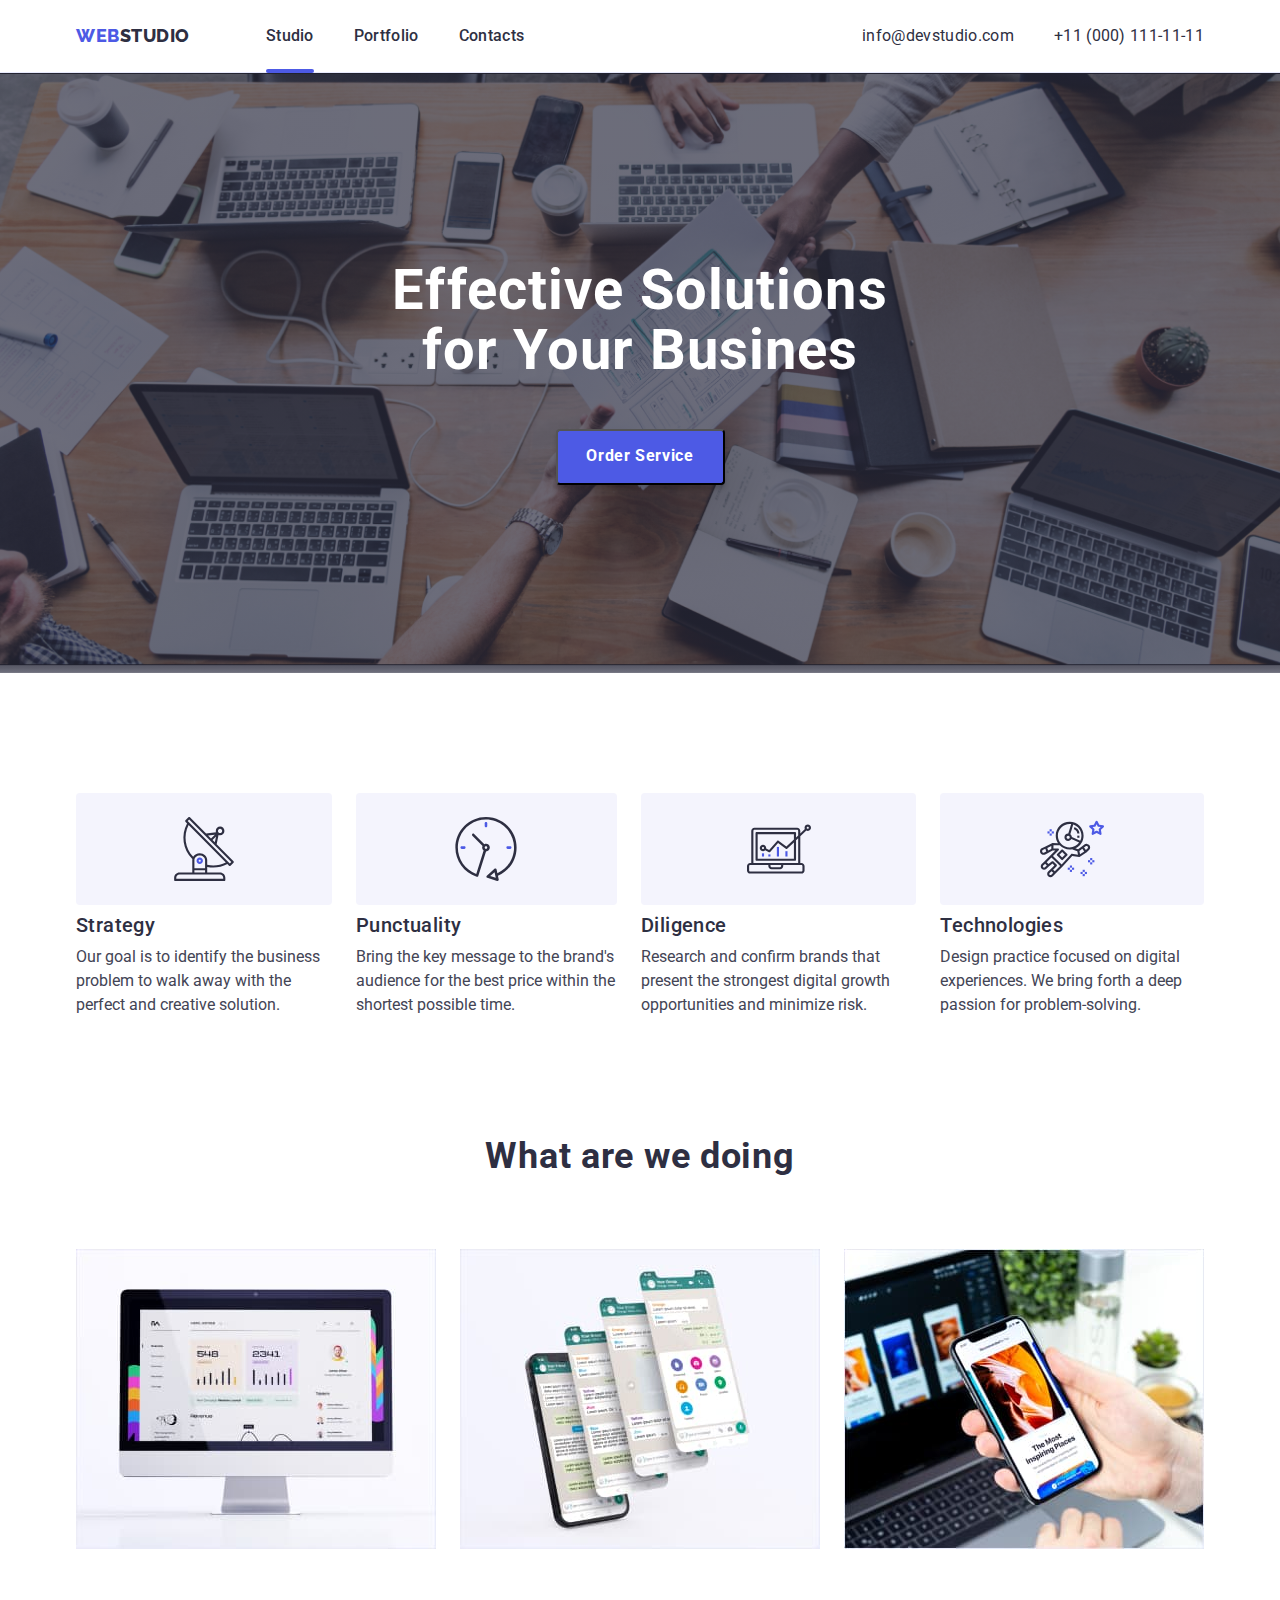
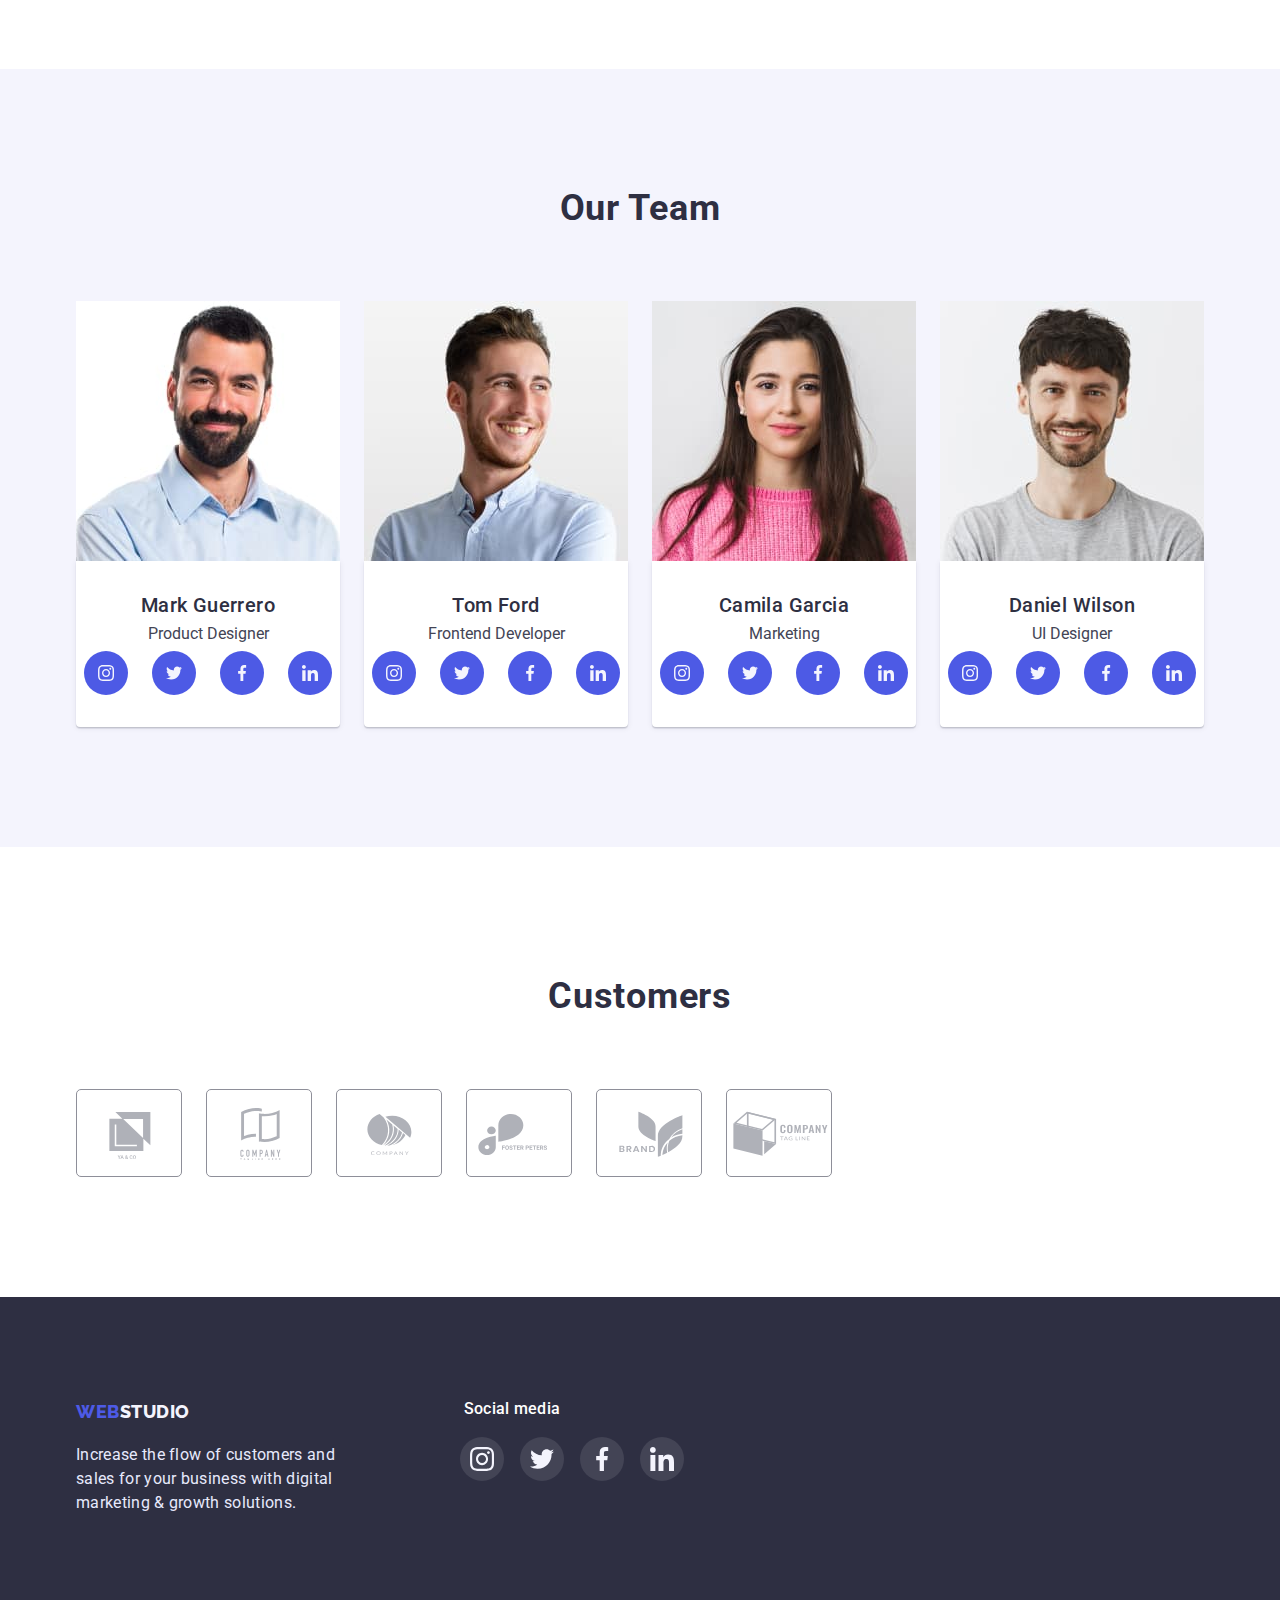
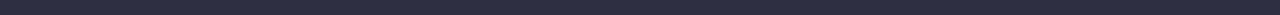
<file: index.html>
<!DOCTYPE html>
<html lang="en">
<head>
    <meta charset="UTF-8">
    <meta http-equiv="X-UA-Compatible" content="IE=edge">
    <meta name="viewport" content="width=device-width, initial-scale=1.0">
    <title>Document</title>
    <link rel="preconnect" href="https://fonts.googleapis.com">
    <link rel="preconnect" href="https://fonts.gstatic.com" crossorigin>
    <link href="https://fonts.googleapis.com/css2?family=Raleway:wght@800&family=Roboto:wght@400;500;700&display=swap" rel="stylesheet">
    <link rel="stylesheet" href="https://cdnjs.cloudflare.com/ajax/libs/modern-normalize/1.1.0/modern-normalize.min.css">
    <link rel="stylesheet" href="./css/style.css">
</head>
<body>
    <!--profile header-->
    <header class="header">
        <div class="container">
            <div class="heder-container">
                <nav class="header-navigation">
                    <a class="header-logo link" href="/index.html">web<span class="studio-header">studio</span></a> 
                    <ul class="header-navigation-list list">
                        <li class="header-item"><a href="./index.html" class="header-link link current" >Studio</a></li>
                        <li class="header-item"><a href="./portfolio.html" class="header-link link" >Portfolio</a></li>
                        <li class="header-item"><a href="/" class="header-link link">Contacts</a></li>
                    </ul>
                </nav>
                <!--header contacts -->
                <ul class="contacts-list list">  
                    <li> <a class="couple link "  href="info@devstudio.com">info@devstudio.com</a> </li> 
                    <li> <a class="couple link " href="+11-(000)-111-11-11">+11 (000) 111-11-11</a> </li>
                </ul>
            </div>
        </div>
    </header>

    <!--hero-->
        <section  class="hero" > 
            <div class="container">
                <h1 class="hero-title">
                 Effective Solutions <br> for Your Busines
                </h1> 
                <div class="button">
                    <button type="button" class="hero-button" data-modal-open>Order Service</button>
                </div>
            </div> 
        </section>

    <!--About the company-->

    <section class="section-about" >
       <div class="container">
        <ul class="section-list list">
            <li class="section-li">
                <h3 class="section-title">Strategy</h3>
                <p class="section-text">
                    Our goal is to identify the business
                    problem to walk away with the perfect and creative solution. 
                </p>
            </li>
            <li class="section-li" >
                <h3 class="section-title">Punctuality</h3>
                <p class="section-text">
                    Bring the key message to the brand's audience for the best price within the shortest possible time.
                </p>
            </li>
            <li class="section-li" >
                <h3 class="section-title">Diligence</h3>
                <p class="section-text">
                    Research and confirm brands that present the strongest digital growth opportunities and minimize risk. 
                </p>
            </li>
            <li class="section-li" >
                <h3 class="section-title">Technologies</h3>
                <p class="section-text">
                    Design practice focused on digital experiences. We bring forth a deep passion for problem-solving.
                </p>
            </li>
        </ul>
       </div>
    </section>


    <!--Work examples-->
    
    <section class="examples">
        <div class="container">
            <h2 class="examples-title" >What are we doing</h2>
            <ul class="examples-list list"> 
                <li class="photo-list" ><img src="./img/monitor.jpg" alt="monitor" width="360"></li>
                <li class="photo-list" ><img src="./img/phone-monitor.jpg" alt="phone-monitor" width="360"></li>
                <li class="photo-list" ><img src="./img/Laptop.jpg" alt="Laptop" width="360"></li>
            </ul>
        </div>
    </section>


    <!--Our Team-->
    
        <section class="team" >
            <div class="container">
                <h2 class="team-title" >Our Team</h2>
                <ul class="team-list list">
                <li class="team-item" >
                    <img class="team-images" src="./img/Mark.jpg" alt="Mark" width="264">
                    <div class="team-card">
                        <h3 class="team-people">Mark Guerrero</h3>
                        <p class="team-proffecion">Product Designer</p> 
                        <ul class="team-social-list list">
                            <li class="team-social-items">
                                <a href="" class="team-social-link link">
                                    <svg class="team-social-icon" width="16" height="16">
                                        <use href="./img/symbol-defs.svg#icon-instagram" ></use>
                                    </svg>
                                </a>
                            </li>
                            <li class="team-social-items">
                                <a href="" class="team-social-link link">
                                    <svg class="team-social-icon" width="16" height="16">
                                        <use href="./img/symbol-defs.svg#icon-twitter" ></use>
                                    </svg>
                                </a>
                            </li>
                            <li class="team-social-items">
                                <a href="" class="team-social-link link">
                                    <svg class="team-social-icon" width="16" height="16">
                                        <use href="./img/symbol-defs.svg#icon-facebook" ></use>
                                    </svg>
                                </a>
                            </li>
                            <li class="team-social-items">
                                <a href="" class="team-social-link link">
                                    <svg class="team-social-icon" width="16" height="16">
                                        <use href="./img/symbol-defs.svg#icon-linkedin" ></use>
                                    </svg>
                                </a>
                            </li>
                        </ul>
                    </div>
                </li>
                <li class="team-item" >
                    <img class="team-images list" src="./img/Tom.jpg" alt="Tom" width="264">
                    <div class="team-card">
                        <h3 class="team-people list">Tom Ford</h3>
                        <p class="team-proffecion">Frontend Developer</p>
                        <ul class="team-social-list list">
                            <li class="team-social-items">
                                <a href="" class="team-social-link link">
                                    <svg class="team-social-icon" width="16" height="16">
                                        <use href="./img/symbol-defs.svg#icon-instagram" ></use>
                                    </svg>
                                </a>
                            </li>
                            <li class="team-social-items">
                                <a href="" class="team-social-link link">
                                    <svg class="team-social-icon" width="16" height="16">
                                        <use href="./img/symbol-defs.svg#icon-twitter" ></use>
                                    </svg>
                                </a>
                            </li>

                            <li class="team-social-items">
                                <a href="" class="team-social-link link">
                                    <svg class="team-social-icon" width="16" height="16">
                                        <use href="./img/symbol-defs.svg#icon-facebook" ></use>
                                    </svg>
                                </a>
                            </li>
                            <li class="team-social-items">
                                <a href="" class="team-social-link link">
                                    <svg class="team-social-icon" width="16" height="16">
                                        <use href="./img/symbol-defs.svg#icon-linkedin" ></use>
                                    </svg>
                                </a>
                            </li>
                        </ul>  
                    </div>
                </li>
                <li class="team-item" >
                    <img  class="team-images list" src="./img/Gamila.jpg" alt="Gamila" width="264">
                    <div class="team-card">
                        <h3 class="team-people">Camila Garcia</h3>
                        <p class="team-proffecion">Marketing</p>
                        <ul class="team-social-list list">
                            <li class="team-social-items">
                                <a href="" class="team-social-link link">
                                    <svg class="team-social-icon" width="16" height="16">
                                        <use href="./img/symbol-defs.svg#icon-instagram" ></use>
                                    </svg>
                                </a>
                            </li>
                            <li class="team-social-items">
                                <a href="" class="team-social-link link">
                                    <svg class="team-social-icon" width="16" height="16">
                                        <use href="./img/symbol-defs.svg#icon-twitter" ></use>
                                    </svg>
                                </a>
                            </li>

                            <li class="team-social-items">
                                <a href="" class="team-social-link link">
                                    <svg class="team-social-icon" width="16" height="16">
                                        <use href="./img/symbol-defs.svg#icon-facebook" ></use>
                                    </svg>
                                </a>
                            </li>
                            <li class="team-social-items">
                                <a href="" class="team-social-link link">
                                    <svg class="team-social-icon" width="16" height="16">
                                        <use href="./img/symbol-defs.svg#icon-linkedin" ></use>
                                    </svg>
                                </a>
                            </li>
                        </ul>
                    </div> 
                </li>
                <li class="team-item" >
                    <img class="team-images list" src="./img/Daniel.jpg" alt="Daniel" width="264">
                    <div class="team-card">
                        <h3 class="team-people">Daniel Wilson</h3>
                        <p class="team-proffecion">UI Designer</p>
                        <ul class="team-social-list list">
                            <li class="team-social-items">
                                <a href="" class="team-social-link link">
                                    <svg class="team-social-icon" width="16" height="16">
                                        <use href="./img/symbol-defs.svg#icon-instagram" ></use>
                                    </svg>
                                </a>
                            </li>
                            <li class="team-social-items">
                                <a href="" class="team-social-link link">
                                    <svg class="team-social-icon" width="16" height="16">
                                        <use href="./img/symbol-defs.svg#icon-twitter" ></use>
                                    </svg>
                                </a>
                            </li>
                            <li class="team-social-items">
                                <a href="" class="team-social-link link">
                                    <svg class="team-social-icon" width="16" height="16">
                                        <use href="./img/symbol-defs.svg#icon-facebook" ></use>
                                    </svg>
                                </a>
                            </li>
                            <li class="team-social-items">
                                <a href="" class="team-social-link link">
                                    <svg class="team-social-icon" width="16" height="16">
                                        <use href="./img/symbol-defs.svg#icon-linkedin" ></use>
                                    </svg>
                                </a>
                            </li>
                        </ul>
                    </div>
                </li>
                </ul>
            </div>
        </section>
        <!--customers-->
        <section class="customers">
            <div class="container">
                <h2 class="customers-tittle"> Customers </h2>
                    <ul class="customers-list list">
                        <li class="customers-item">
                            <a href="" class="customers-link link">
                                <svg class="customers-icon" width="104" height="56">
                                    <use href="./img/symbol-defs.svg#icon-ya-co"></use>
                                </svg>
                            </a>
                        </li>
                        <li class="customers-item">
                                <a href="" class="customers-link link">
                                    <svg class="customers-icon" width="104" height="56" >
                                        <use href="./img/symbol-defs.svg#icon-logo"></use>
                                    </svg>
                                </a>
                        </li>
                        <li class="customers-item">
                                <a href="" class="customers-link link">
                                    <svg class="customers-icon" width="104" height="56" >
                                        <use href="./img/symbol-defs.svg#icon-logo-company"></use>
                                    </svg>
                                </a>
                        </li>
                        <li class="customers-item">
                            <a href="" class="customers-link link">
                                <svg class="customers-icon" width="104" height="56" >
                                    <use href="./img/symbol-defs.svg#icon-foster"></use>
                                </svg>
                            </a>
                        </li>
                        <li class="customers-item">
                            <a href="" class="customers-link link">
                                <svg class="customers-icon" width="104" height="56" >
                                    <use href="./img/symbol-defs.svg#icon-brand"></use>
                                 </svg>
                            </a>
                        </li>
                        <li class="customers-item">

                            <a href="" class="customers-link link">
                                <svg class="customers-icon" width="104" height="56" >
                                    <use href="./img/symbol-defs.svg#icon-tug-line"></use>
                                </svg>
                            </a>
                        </li>
                    </ul>
            </div>
        </section>
    <!--profile footer-->
    <footer class="footer">
        <div class="container">
            <div class="footer-container">
                <div>
                    <a class="footer-logo link" href="/index.html">web<span class="studio" >studio</span></a>
                    <p class="footer-text">Increase the flow of customers and sales for your business with digital marketing & growth solutions.</p>
                </div>
                
                
                <div>
                    <p class="footer-social-text"> Social media</p>
                 <ul class="footer-social-list list">
                    <li class="footer-social-item">
                        <a href="" class="footer-social-link link">
                            <svg class="footer-icon" width="24" height="24" >
                                <use href="./img/symbol-defs.svg#icon-instagram"></use>
                            </svg>
                        </a>
                    </li>
                    <li class="footer-social-item">
                        <a href="" class="footer-social-link link">
                            <svg class="footer-icon" width="24" height="24" >
                                <use href="./img/symbol-defs.svg#icon-twitter"></use>
                            </svg>
                        </a>
                    </li>
                    <li class="footer-social-item">
                        <a href="" class="footer-social-link link">
                            <svg class="footer-icon" width="24" height="24" >
                                <use href="./img/symbol-defs.svg#icon-facebook"></use>
                            </svg>
                        </a>
                    </li>
                    <li class="footer-social-item">
                        <a href="" class="footer-social-link link">
                            <svg class="footer-icon" width="24" height="24" >
                                <use href="./img/symbol-defs.svg#icon-linkedin"></use>
                            </svg>
                        </a>
                    </li>
                  </ul>
                </div>    
           </div>
           
        </div>   
    </footer>
    <div class="backdrop is-hidden" data-modal>
        <div class="modal">
            <button type="button" class="modal-close-btn" data-modal-close >
                <svg class="modal-close-btn-icon" width="8" height="8">
                    <use href="./img/symbol-defs.svg#icon-close"></use>
                </svg>
            </button>
        </div>
    </div>
    <script src="./js/modal.js"></script>
</body>
</html>
</file>
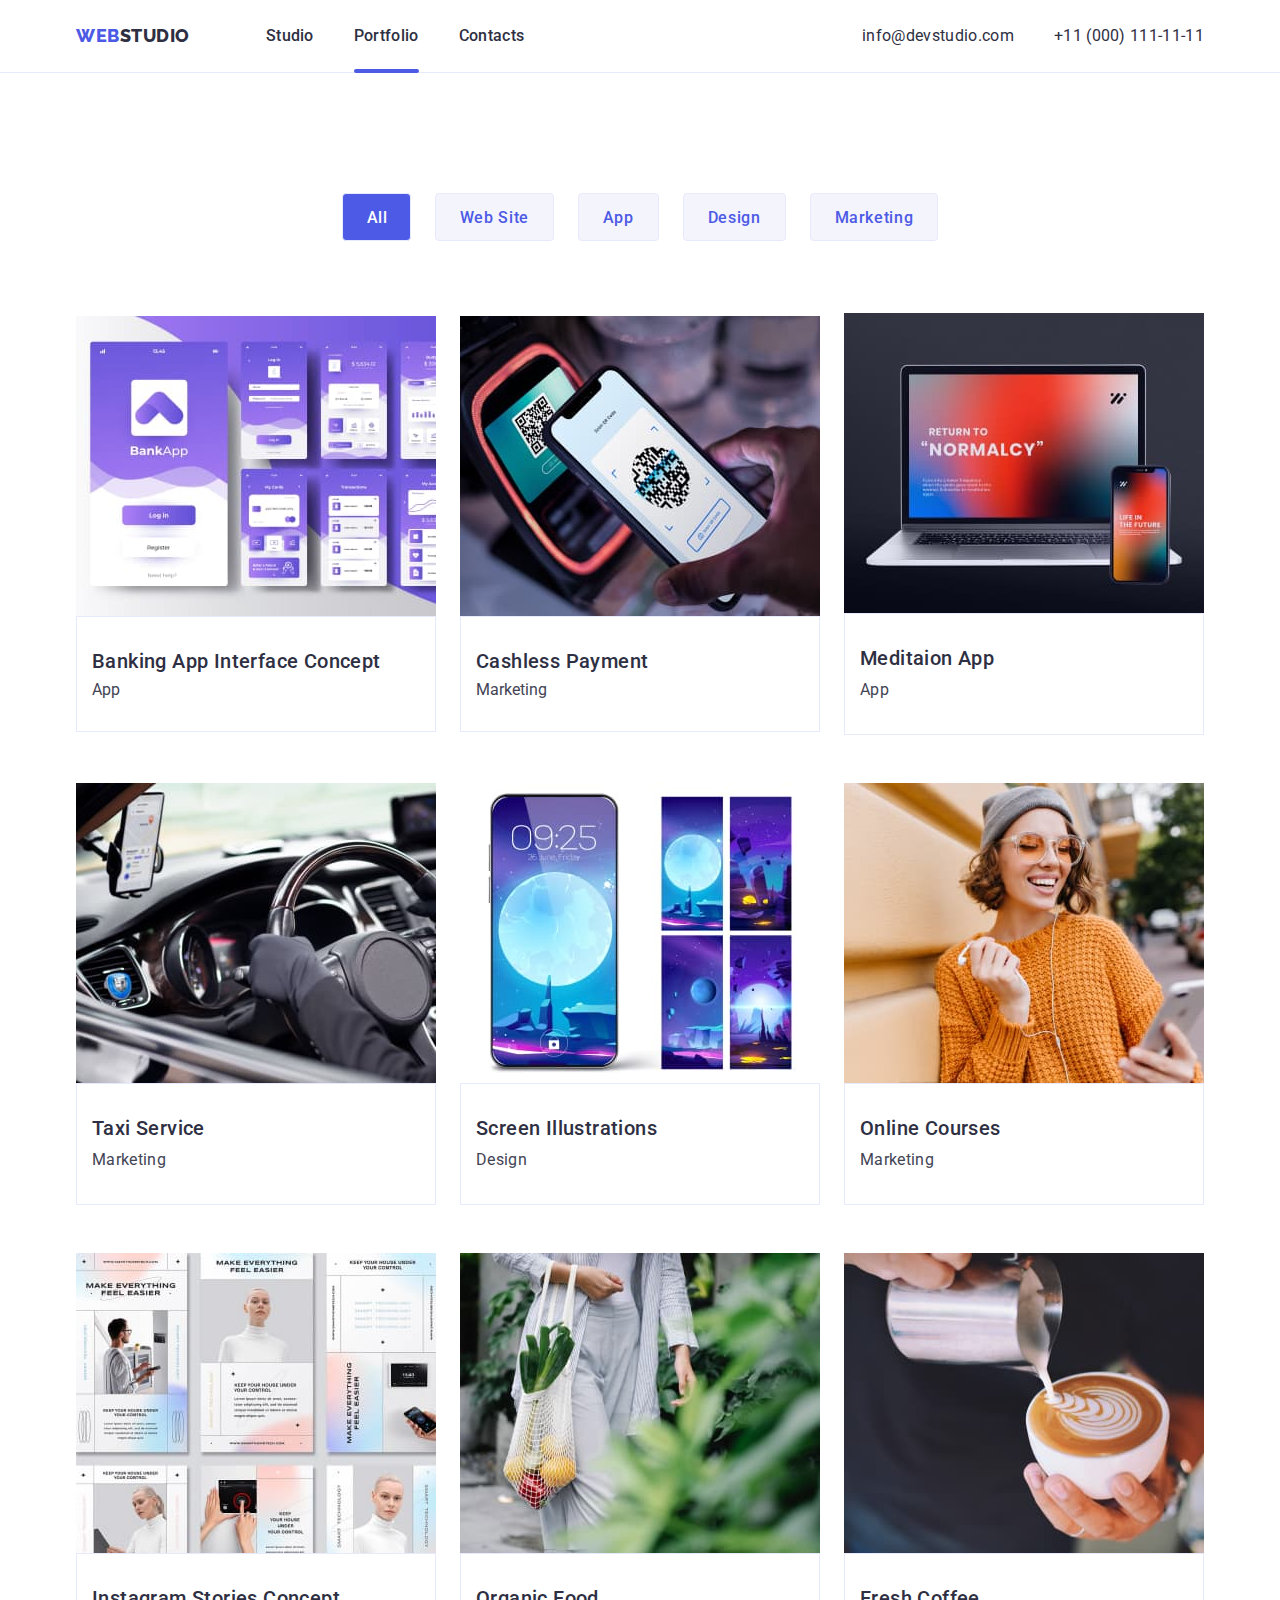
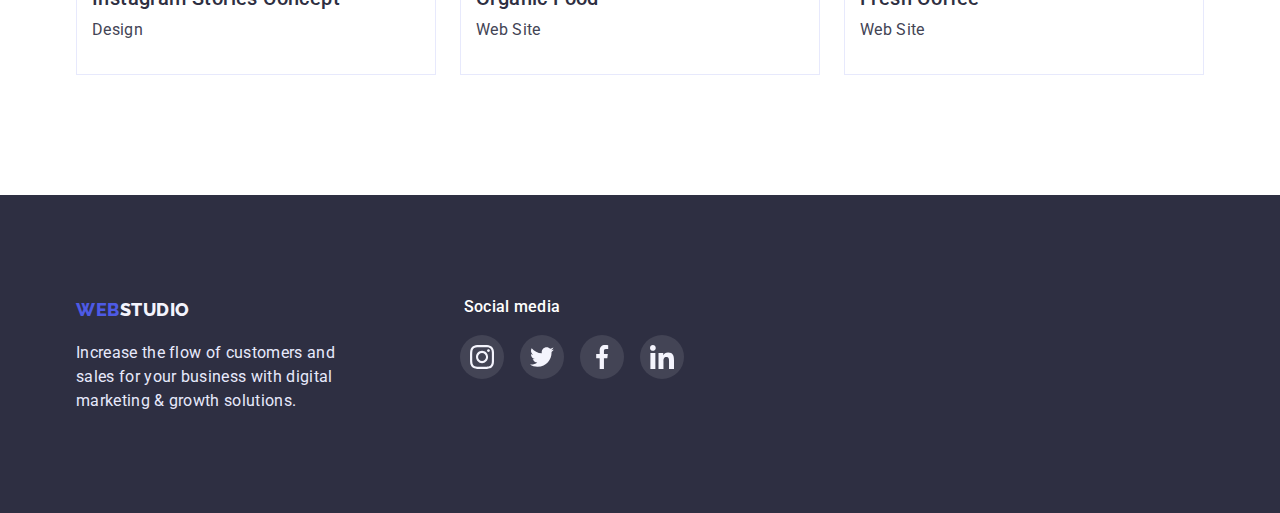
<file: portfolio.html>
<!DOCTYPE html>
<html lang="en">
<head>
    <meta charset="UTF-8">
    <meta http-equiv="X-UA-Compatible" content="IE=edge">
    <meta name="viewport" content="width=device-width, initial-scale=1.0">
    <title>Document</title>
    <link rel="preconnect" href="https://fonts.googleapis.com">
    <link rel="preconnect" href="https://fonts.gstatic.com" crossorigin>
    <link href="https://fonts.googleapis.com/css2?family=Raleway:wght@800&family=Roboto:wght@400;500;700&display=swap" rel="stylesheet">
    <link rel="stylesheet" href="https://cdnjs.cloudflare.com/ajax/libs/modern-normalize/1.1.0/modern-normalize.min.css">
    <link rel="stylesheet" href="./css/style.css">
</head>
<body>
     <!--profile header-->
     <header class="header">
        <div class="container">
            <div class="heder-container">
                <nav class="header-navigation">
                    <a class="header-logo link" href="/index.html">web<span class="studio-header">studio</span></a> 
                    <ul class="header-navigation-list list">
                        <li class="header-item"><a href="./index.html" class="header-link link" >Studio</a></li>
                        <li class="header-item"><a href="./portfolio.html" class="header-link link current" >Portfolio</a></li>
                        <li class="header-item"><a href="/" class="header-link link">Contacts</a></li>
                    </ul>
                </nav>
                <!--header contacts -->
                <ul class="contacts-list list">  
                    <li> <a class="couple link "  href="info@devstudio.com">info@devstudio.com</a> </li> 
                    <li> <a class="couple link " href="+11-(000)-111-11-11">+11 (000) 111-11-11</a> </li>
                </ul>
            </div>
        </div>
    </header>
    <!--Portfolio buttons-->
    <section class="portfolio">
        <div class="container">
            <ul class="portfolio-button list">
                <div class="buttons-wrap">
                <li>
                    <button type="button" class="portfolio-main-button">All</button>
                </li>
                <li>
                    <button type="button" class="portfolio-same-button"> Web Site </button>
                </li>
                <li>
                    <button type="button" class="portfolio-same-button">App</button>
                </li>
                <li>
                    <button type="button" class="portfolio-same-button">Design</button>
                </li>
                <li>
                    <button type="button" class="portfolio-same-button"> Marketing </button>
                </li>
            </div>
            </ul> 

         <!--Portfolio images-->

        <ul class="portfolio-list list">
            <li class="portfolio-list-item" >
                <div class="barbers-top-wrap">
                    <img src="./img/bank app.jpg" alt="bank-app" width="360" height="300">
                    <p class="portfolio-top-text"> 14 Stylish and User-Friendly App Design Concepts · Task Manager App · Calorie Tracker App · Exotic Fruit Ecommerce App · Cloud Storage App</p>

                </div>
            
                <div class="portfolio-photo-card">
                    <h3 class="portfolio-about" >Banking App Interface Concept</h3>
                    <p>App</p>
                </div>
                
            </li>
            <li class="portfolio-list-item" >
                <div class="barbers-top-wrap">
                    <img src="./img/QR.jpg" alt="QR" width="360" height="300">
                    <p class="portfolio-top-text"> 14 Stylish and User-Friendly App Design Concepts · Task Manager App · Calorie Tracker App · Exotic Fruit Ecommerce App · Cloud Storage App</p>

                </div>
                
                <div class="portfolio-photo-card" >
                    <h3 class="portfolio-about" >Cashless Payment</h3>
                    <p>Marketing</p>
                </div>
            </li>
            <li class="portfolio-list-item" >
                <div class="barbers-top-wrap">
                    <img src="./img/return.jpg" alt="return" width="360" height="300">
                    <p class="portfolio-top-text"> 14 Stylish and User-Friendly App Design Concepts · Task Manager App · Calorie Tracker App · Exotic Fruit Ecommerce App · Cloud Storage App</p>
                </div>
                
                
                <div class="portfolio-photo-card" >
                    <h3 class="portfolio-about" >Meditaion App</h3>
                    <p class="portfolio-text" >App</p>
                </div>

            </li>
            <li class="portfolio-list-item" >
                <div class="barbers-top-wrap">
                    <img src="./img/car.jpg" alt="car" width="360" height="300">
                    <p class="portfolio-top-text"> 14 Stylish and User-Friendly App Design Concepts · Task Manager App · Calorie Tracker App · Exotic Fruit Ecommerce App · Cloud Storage App</p>

                </div>
                
                <div class="portfolio-photo-card" >
                    <h3 class="portfolio-about" >Taxi Service</h3>
                    <p class="portfolio-text" >Marketing</p>
                </div>
            </li>
            <li class="portfolio-list-item" >
                <div class="barbers-top-wrap">
                    <img src="./img/moon.jpg" alt="moon" width="360" height="300">
                    <p class="portfolio-top-text"> 14 Stylish and User-Friendly App Design Concepts · Task Manager App · Calorie Tracker App · Exotic Fruit Ecommerce App · Cloud Storage App</p>

                </div>
                
                <div class="portfolio-photo-card" >
                    <h3 class="portfolio-about" >Screen Illustrations</h3>
                    <p class="portfolio-text" >Design</p>
                </div>
            </li>
            <li class="portfolio-list-item" >
                <div class="barbers-top-wrap">
                    <img src="./img/girl.jpg" alt="girl" width="360" height="300">
                    <p class="portfolio-top-text"> 14 Stylish and User-Friendly App Design Concepts · Task Manager App · Calorie Tracker App · Exotic Fruit Ecommerce App · Cloud Storage App</p>

                </div>
                <div class="portfolio-photo-card" >
                    <h3 class="portfolio-about" >Online Courses</h3>
                    <p class="portfolio-text" >Marketing</p>
                </div>
            </li>
            <li class="portfolio-list-item" >
                <div class="barbers-top-wrap">
                    <img src="./img/jurnal.jpg" alt="jurnal" width="360" height="300">
                    <p class="portfolio-top-text"> 14 Stylish and User-Friendly App Design Concepts · Task Manager App · Calorie Tracker App · Exotic Fruit Ecommerce App · Cloud Storage App</p>

                </div>
                
                <div class="portfolio-photo-card" >
                    <h3 class="portfolio-about" >Instagram Stories Concept</h3>
                    <p class="portfolio-text" >Design</p>
                </div>
            </li>
            <li class="portfolio-list-item" >
                <div class="barbers-top-wrap">
                    <img src="./img/no-plastic.jpg" alt="no-plastic" width="360" height="300">
                    <p class="portfolio-top-text"> 14 Stylish and User-Friendly App Design Concepts · Task Manager App · Calorie Tracker App · Exotic Fruit Ecommerce App · Cloud Storage App</p>

                </div>
                
                <div class="portfolio-photo-card" >
                    <h3 class="portfolio-about" >Organic Food</h3>
                    <p class="portfolio-text" >Web Site</p>
                </div>
            </li>
            <li class="portfolio-list-item" >
                <div class="barbers-top-wrap">
                    <img src="./img/coffe.jpg" alt="coffe" width="360" height="300">
                    <p class="portfolio-top-text"> 14 Stylish and User-Friendly App Design Concepts · Task Manager App · Calorie Tracker App · Exotic Fruit Ecommerce App · Cloud Storage App</p>

                </div>
                
                <div class="portfolio-photo-card" >
                    <h3 class="portfolio-about" >Fresh Coffee</h3>
                    <p class="portfolio-text" >Web Site</p>
                </div>
            </li>
        </ul>
    </div>
    </section>

    <!--profile footer-->
    <footer class="footer">
        <div class="container">
            <div class="footer-container">
                <div>
                    <a class="footer-logo link" href="/index.html">web<span class="studio" >studio</span></a>
                    <p class="footer-text">Increase the flow of customers and sales for your business with digital marketing & growth solutions.</p>
                </div>
                
                
                <div>
                    <p class="footer-social-text"> Social media</p>
                 <ul class="footer-social-list list">
                    <li class="footer-social-item">
                        <a href="" class="footer-social-link link">
                            <svg class="footer-icon" width="24" height="24" >
                                <use href="./img/symbol-defs.svg#icon-instagram"></use>
                            </svg>
                        </a>
                    </li>
                    <li class="footer-social-item">
                        <a href="" class="footer-social-link link">
                            <svg class="footer-icon" width="24" height="24" >
                                <use href="./img/symbol-defs.svg#icon-twitter"></use>
                            </svg>
                        </a>
                    </li>
                    <li class="footer-social-item">
                        <a href="" class="footer-social-link link">
                            <svg class="footer-icon" width="24" height="24" >
                                <use href="./img/symbol-defs.svg#icon-facebook"></use>
                            </svg>
                        </a>
                    </li>
                    <li class="footer-social-item">
                        <a href="" class="footer-social-link link">
                            <svg class="footer-icon" width="24" height="24" >
                                <use href="./img/symbol-defs.svg#icon-linkedin"></use>
                            </svg>
                        </a>
                    </li>
                  </ul>
                </div>    
           </div>
           
        </div>   
    </footer>
</body>
</html>
</file>
<file: css/style.css>
:root {
    --title-color:#2E2F42;
    --accent-color: #4D5AE5;
    --white-color: #FFFFFF;
    --text-color: #434455;
    --icon-color: #AFB1B8;
    --soc-link-color:#F4F4FD;
    --ocean-button-active-color: #404BBF;
    --transition-duration: 250ms;
    --transition-timing-function: cubic-bezier(0.4, 0, 0.2, 1);
 }

@keyframes rotator{
    0%{
        transform: rotate(180deg);
    }

    40%{
        transform: scale(360deg);
    }

    80% {
        transform: scale(180deg);
    }

    100%{
        transform: scale(360deg);
    }


}



 p,
 h1,
 h2,
 h3,
 h4,
 h5,
 h6 {
    margin: 0;
}
 ul,
 ol{
    margin: 0;
    padding-left:0 ;
 }

img {
    display: block;
    max-width: 100%;
    height: auto;
}
 
 body {
    background-color:#FFFFFF;
    color:#434455;
    font-family:'roboto', roboto-serif ;
 }

 .list{
    list-style: none ;
}
 .link {
    text-decoration: none;
 }
  
/* Color of tittle text #2E2F42 */
/* Color of secondary text #434455 */
/* Color  #FFFFFF */
/* Color of accent #4D5AE5 */
/* Color of back-ground accent #2E2F42 */

/* ====================================<PROFILE HEADER>=================================== */

.container {
    width: 1158px;
    padding-left: 15px;
    padding-right: 15px;
    margin-left: auto;
    margin-right: auto;
}

.header {
    border-bottom: 1px solid #E7E9FC; 
}

.heder-container {
    display: flex;
    background-color: var(--white-color);
   
}

.header-logo{
    font-family: 'Raleway';
    font-weight: 800;
    font-size: 18px;
    line-height: 1.66;
    letter-spacing: 0.03em;
    text-transform: uppercase;
    color: var(--accent-color); 
    margin-right: 76px;
}

.studio-header{
    color:var(--title-color) ;
    
}

.header-navigation{
    display: flex;
    align-items: center;
    margin-right: auto;
    
}

.header-navigation-list{
    display: flex;
    align-items: center;
    margin-right: auto;
    gap: 40px; 
}


.header-navigation .header-link {
    color: var(--title-color) ;
}


.header-item {
    padding-top:24px;
    padding-bottom: 24px;
}

.header-link {
    font-weight: 500;
    font-size: 16px;
    line-height: 1.5em;
    letter-spacing: 0.02em;
    color: var(--title-color);
    transition-duration: var(--transition-duration);  
    transition-timing-function: var(--transition-timing-function);
    position: relative;
}

.header-link.current::after{
    content: '';
    position: absolute;
    width: 100%;
    height: 4px;
    background-color:var(--accent-color);
    left: 0;
    bottom: -28px;
    border-radius: 2px;
}

.header-link:hover, 
.header-link:focus {
    color: var(--accent-color)
}


.contacts-list .couple {
    font-size: 16px;
    line-height: 1.5;
    letter-spacing: 0.02em;
    color: var(--title-color);
    transition-delay: var(--transition-duration);  
    transition-timing-function: var(--transition-timing-function);
}

.contacts-list {
    display: flex;
    align-items: center;
    gap: 40px;
}

.contacts-list .couple:hover,
.contacts-list .couple:focus {
    color: var(--accent-color)
}

/* ========================</PROFILE HEADER>=================== */
/* ==============================<HERO>================== */

.hero {
    background-color: var(--title-color);
    padding-top: 188px;
    padding-bottom: 188px;
    background-image: linear-gradient(rgba(46, 47, 66, 0.7),rgba(46, 47, 66, 0.7)),
    url(../img/hero-bg.jpg);
    background-repeat: no-repeat;
    background-position: center;
    background-size: cover;
    max-width: 1600px;
    margin: auto;
}


.hero-title  {
    font-size: 56px;
    line-height: 1.07em;
    letter-spacing: 0.02em;
    color: var(--white-color);
    text-align: center;
}

.hero-button {
    min-width: 169px;
    height: 56px;
    border-radius: 4px;
    box-shadow: 0px 4px 4px rgba(0, 0, 0, 0.15);
    font-family: inherit;
    font-weight: 700;
    font-size: 16px;
    line-height: 1.18;
    letter-spacing: 0.04em;         
    color: var(--white-color);
    background-color: var(--accent-color);
    cursor: pointer;
    margin-top: 48px;
    transition-duration: var(--transition-duration);  
    transition-timing-function: var(--transition-timing-function);
}

.hero-button:hover,
.hero-button:focus {
    background-color: #404BBF;
}


.button {
    display: flex;
    justify-content: center;
}



/* =============================</HERO>================================== */

/* ==========================<SECTION ABOUT>================== */

.section-about {
    padding-top: 120px;
}

.section-list {
    display: flex;
    justify-content: center;
    gap: 24px;
}

.section-li {
 flex-basis: calc((100%-3*24px)/4);
}

.section-li::before {
    display: block;
    content: '';
    height: 112px;
    background-image :url(../img/antenna.svg);
    background-repeat: no-repeat;
    background-position: 50% 50%;
    border-radius: 4px;
    background-color: #F4F4FD;
    margin-bottom: 8px;
}

.section-li:nth-child(2)::before{
    background-image: url(../img/clock.svg);
}

.section-li:nth-child(3)::before{
    background-image: url(../img/diagram.svg);
}

.section-li:nth-child(4)::before{
    background-image: url(../img/astronaut.svg);
}

.section-title {
    font-weight: 500;
    font-size: 20px;
    line-height: 1.2em;
    letter-spacing: 0.02em;
    color: var(--title-color);
    margin-bottom: 8px;
}

.section-text{
    font-size: 16px;
    line-height: 1.5em;
}

.about-icon-list {
    display: flex;
    justify-content: center;
    gap: 24px;
}

.about-icon-item {
    width: 244px;
    height: 112px;

}

.about-icon-link {
    width: 100%;
    height: 100%;
    background-color: #F4F4FD;
    border-radius: 4px;
    display: flex;
    align-items: center;
    justify-content: center;
    
}




/* ==========================</SECTION ABOUT>================== */

/* ==========================<EXAMPLES>================== */
.examples {
    padding-top: 120px;
    padding-bottom: 120px;
}

.examples-title {
    font-size: 36px;
    line-height: 1.11em;
    letter-spacing: 0.02em;
    color: var(--title-color);
    margin-bottom: 72px;
    text-align: center;
}

.examples-list {
    display: flex;
    gap: 24px;
    flex-basis: calc((100%-2*24)/3);
    justify-content: center;
}
/* ==========================</EXAMPLES>================== */

/* ==========================<TEAM>================== */

.team {
    background-color: #F4F4FD;
    padding-top: 120px;
    padding-bottom: 120px;
    margin: auto;
}

.team-title { 
    font-size: 36px;
    line-height: 1.11em;
    text-align: center;
    letter-spacing: 0.02em;
    text-transform: capitalize;
    color: var(--title-color);
    margin-bottom: 72px;
}

.team-people {
    font-weight: 500;
    font-size: 20px;
    line-height: 1.2;
    letter-spacing: 0.02em;
    color: var(--title-color);
    text-align: center;
    margin-bottom: 8px;
}

.team-proffecion {
    text-align: center;
    margin-bottom: 8px;
}


.team-list {
    display: flex;
    gap: 24px;

}

.team-item {
    width: calc((100-73px)/4);
    
}

.team-card {
    background-color: var(--white-color);
    padding-top: 32px;
    padding-bottom: 32px;
    box-shadow: 0px 1px 6px rgba(46, 47, 66, 0.08), 0px 1px 1px rgba(46, 47, 66, 0.16), 0px 2px 1px rgba(46, 47, 66, 0.08);
    border-radius: 0px 0px 4px 4px; 
}

.team-social-list {
    display: flex;
    justify-content: center;
    gap: 24px;
}


.team-social-items {
    width: 44px;
    height: 44px;
}


.team-social-link {
    width: 100%;
    height: 100%;
    background-color: var(--accent-color);
    border-radius: 50%;
    display: flex;
    align-items: center;
    justify-content: center;
    transition-duration: var(--transition-duration);  
    transition-timing-function: var(--transition-timing-function);
}

.team-social-link:hover,
.team-social-link:focus
{
    background-color: #404BBF;
}


/* ==========================</TEAM>================== */

/*=========================<CUSTOMERS>=====================*/
.customers {
    padding-top: 130px;
    padding-bottom: 120px;
}
.container {
}
.customers-tittle {
    font-size: 36px;
    line-height: 1.11em;
    text-align: center;
    letter-spacing: 0.02em;
    text-transform: capitalize;
    color: var(--title-color);
    margin-bottom: 72px;
}

.customers-list {
    display: flex;
    gap: 24px;
}

.list {
}

.customers-item {
    width: calc((100%-168px)/6);
    height: 88px;
}


.customers-link {
    width: 100%;
    height: 100%;
    border: 1px solid #8E8F99;
    border-radius: 5px;
    display: flex;
    align-items: center;
    justify-content: center;
    transition-duration: var(--transition-duration);  
    transition-timing-function: var(--transition-timing-function);
    
}

.customers-link:hover {
    border-color: var(--accent-color)
}

.customers-link:hover .customers-icon,
.customers-link:focus .customers-icon {
    fill: var(--accent-color);
    
}


.customers-icon {
    fill: var(--icon-color);
    transition-duration: var(--transition-duration);  
    transition-timing-function: var(--transition-timing-function);
}


/*=========================</CUSTOMERS>=====================*/



/* ==========================<FOOTER>================== */


.footer {
    background-color: var(--title-color);
    padding-bottom: 100px;
    padding-top: 100px;
    margin: auto;
}   


.footer-container {
    display: flex;
}

.footer-text {
    font-family: roboto;
    font-weight: 400;
    font-size: 16px;
    line-height: 1.5em;
    font-size: 16px;
    letter-spacing: 0.02em;
    color: #E7E9FC;
    margin-top: 16px;
    width: 264px;
    height: 72px;

}


.footer-logo {
    font-family: 'Raleway';
    font-style: normal;
    font-weight: 800;
    font-size: 18px;
    line-height: 1.66;
    letter-spacing: 0.03em;
    text-transform: uppercase;
    color: var(--accent-color);
  
}

.studio {
    color: #F4F4FD;
}

.footer-social {
}
.footer-social-text {
    font-weight: 500;
    font-size: 16px;
    line-height: 1.5em;
    letter-spacing: 0.02em;
    color: var(--white-color);
    display: flex;
    justify-content: center;
    margin-bottom: 16px;
}

.footer-social-list {
    display: flex;
    justify-content: center;
    gap: 16px;
    margin-left: 120px;
}

.footer-social-item {
    width: 44px;
    height: 44px;
}
.footer-social-link {
    width: 100%;
    height: 100%;
    background-color: rgba(255, 255, 255, 0.1);
    border-radius: 50%;
    display: flex;
    align-items: center;
    justify-content: center;
    transition-duration: var(--transition-duration);  
    transition-timing-function: var(--transition-timing-function);
}



.footer-social-link:hover,
.footer-social-link:focus  {

    background-color: #31D0AA; 
}



/* ==========================</FOOTER>================== */

/* ==========================<MODAL WINDOW>================== */

.backdrop {
    position: fixed;
    top: 0;
    left: 0;
    width: 100%;
    height: 100%;
    z-index: 100;
    background-color: #2e2f429d;
    transition: opacity 250ms cubic-bezier(0.4, 0, 0.2, 1), visibility 250ms cubic-bezier(0.4, 0, 0.2, 1);
}

.backdrop.is-hidden {
    opacity: 0;
    visibility: hidden;
    pointer-events: none;
}

.modal {
    position: absolute;
    top: 50%;
    left: 50%;
    transform: translate(-50%, -50%);
    width: 408px;
    min-height: 576px;
    border-radius: 4px;
    background-color: #FCFCFC;
    animation-name: rotator;
    animation-duration: 1000ms;
    animation-delay: 1000ms;
    transition-timing-function: ease-out;
 
}


.modal-close-btn{
    position: absolute;
    top: 24px;
    right: 24px;
    display: flex;
    justify-content: center;
    align-items: center;
    background-color: #E7E9FC;
    border: 1px solid rgba(0, 0, 0, 0.1);
    padding: 0;
    width: 24px;
    height: 24px;
    border-radius: 50%;
    cursor: pointer;
    transition-duration: var(--transition-duration);  
    transition-timing-function: var(--transition-timing-function);
}

.modal-close-btn:hover,
.modal-close-btn:focus{
    background-color: var(--ocean-button-active-color);
    fill: var(--soc-link-color);
}

/* ==========================</MODAL WINDOW>================== */




/* =================================================================<PORTFOLIO (PAGE # 2)>===========================================================================*/

/*========<BUTTONS>======= */

.portfolio {
    padding-top: 120px;
    padding-bottom: 120px;
}

.buttons-wrap {
    display: flex;
    justify-content: center;
    gap: 24px;
    margin-bottom: 72px;
}

.portfolio-main-button {
    width: 69px;
    height:48px ;
    font-family: inherit;
    font-weight: 500;
    font-size: 16px;
    line-height: 1.5;
    letter-spacing: 0.04em;         
    color: var(--white-color);
    background-color: var(--accent-color);
    cursor: pointer;
    border: 1px solid #E7E9FC;
    border-radius: 4px;
    padding: 12px 24px;

}
.portfolio-same-button{
    font-family: inherit;
    font-weight: 500;
    font-size: 16px;
    line-height: 1.5;
    letter-spacing: 0.04em;         
    color: var(--accent-color);
    background-color:#F4F4FD;;
    cursor: pointer;
    border: 1px solid #E7E9FC;
    border-radius: 4px;
    height: 48px;
    padding: 12px 24px;
    transition-duration: var(--transition-duration);  
    transition-timing-function: var(--transition-timing-function);

}

.portfolio-same-button:focus,
.portfolio-same-button:hover{
    background-color: #404BBF;
    color: var(--white-color);

}


.portfolio-main-button:focus,
.portfolio-main-button:hover{

}

/*========</BUTTONS>======= */

/*=========</PORTFOLIO>========*/

.portfolio-list {
    display: flex;
    flex-wrap: wrap;
    align-items: center;
    column-gap: 24px;
    row-gap: 48px;
    cursor: pointer;
}

.portfolio-list-item:hover,
.portfolio-list-item:focus{
    box-shadow: 2px 2px 1px 1px 
    rgba(0, 0, 0, 0.1);
}

.portfolio-list-item:hover .portfolio-top-text{
    transform: translateY(0%);
    
}

.portfolio-list-item {
}

.barbers-top-wrap {
    position: relative;
    overflow: hidden;

}

.portfolio-photo-card {
    padding-left: 15px;
    padding-top: 32px;
    padding-bottom: 32px;
    border: 1px solid #E7E9FC;
}

.portfolio-top-text{
    position: absolute;
    top: 0;
    font-size: 16px;
    line-height:calc(24/16);
    letter-spacing: 0.02em;
    color: #F4F4FD;
    padding: 40px 32px 164px 32px;
    background-color: #4d5ae5 ;
    height: 100%;
    transform: translateY(100%);
    transition: transform 250ms cubic-bezier(0.4, 0, 0.2, 1);
    overflow: auto;
    
}

.portfolio-about {
    font-weight: 500;
    font-size: 20px;
    line-height: 1.2em;
    letter-spacing: 0.02em;
    text-transform: capitalize;
    color: var(--title-color) ;
    margin-bottom: 8px;
}

.portfolio-text {
    font-size: 16px;
    line-height:1.5;
    letter-spacing: 0.02em;
}

/*=========</PORTFOLIO>========*/





/* ===================</PORTFOLIO (PAGE # 2)>===================*
</file>
